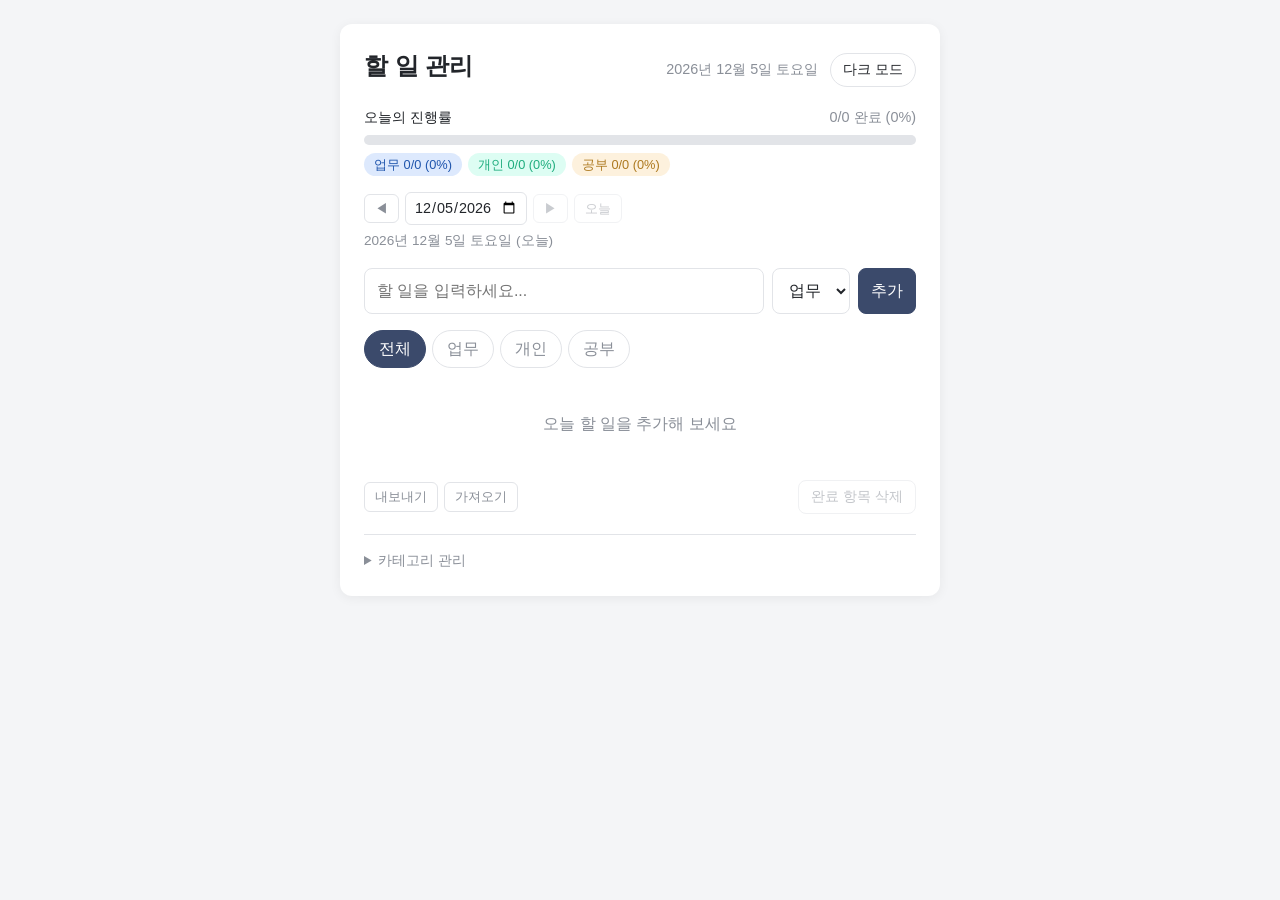
<file: index.html>
<!DOCTYPE html>
<html lang="ko">
<head>
  <meta charset="UTF-8">
  <meta name="viewport" content="width=device-width, initial-scale=1">
  <title>할 일 관리</title>
  <script>
    // 첫 화면이 깜빡이지 않도록 저장된 테마를 먼저 적용한다
    try {
      var t = localStorage.getItem('theme');
      if (t === 'dark' || t === 'light') document.documentElement.dataset.theme = t;
    } catch (e) {}
  </script>
  <link rel="stylesheet" href="style.css">
</head>
<body>
  <main class="app">
    <header class="app-header">
      <h1>할 일 관리</h1>
      <div class="header-right">
        <time id="today" class="today"></time>
        <button type="button" id="theme-toggle" class="theme-toggle" aria-pressed="false">다크 모드</button>
      </div>
    </header>

    <section class="progress" aria-label="진행률">
      <div class="progress-row">
        <span id="progress-title" class="progress-label">오늘의 진행률</span>
        <span id="progress-text" class="progress-text">0/0 완료 (0%)</span>
      </div>
      <div id="progress-bar" class="progress-bar" role="progressbar" aria-label="진행률" aria-valuemin="0" aria-valuemax="100" aria-valuenow="0"><div id="progress-fill" class="progress-fill"></div></div>
      <p id="progress-categories" class="progress-categories"></p>
    </section>

    <div class="date-nav">
      <button type="button" id="date-prev" class="small-btn" aria-label="이전 날짜">◀</button>
      <input type="date" id="date-input" aria-label="날짜 선택">
      <button type="button" id="date-next" class="small-btn" aria-label="다음 날짜">▶</button>
      <button type="button" id="date-today" class="small-btn">오늘</button>
      <span id="date-label" class="date-label" aria-live="polite"></span>
      <button type="button" id="carry-over" class="small-btn carry-over" hidden>미완료 항목 오늘로 가져오기</button>
    </div>

    <form id="todo-form" class="todo-form" autocomplete="off">
      <input id="todo-input" type="text" maxlength="100" placeholder="할 일을 입력하세요..." aria-label="할 일 입력">
      <select id="todo-category" aria-label="카테고리"></select>
      <button type="submit">추가</button>
    </form>

    <nav class="filters" aria-label="카테고리 필터">
      <div id="filter-list" class="filter-list"></div>
    </nav>

    <ul id="todo-list" class="todo-list"></ul>

    <p id="empty-message" class="empty-message">오늘 할 일을 추가해 보세요</p>

    <div class="list-footer">
      <div class="data-actions">
        <button type="button" id="export-btn" class="small-btn">내보내기</button>
        <button type="button" id="import-btn" class="small-btn">가져오기</button>
        <input type="file" id="import-file" accept="application/json,.json" hidden>
      </div>
      <button type="button" id="clear-done" class="clear-done" disabled>완료 항목 삭제</button>
    </div>

    <details id="category-manager" class="category-manager">
      <summary>카테고리 관리</summary>
      <ul id="category-list" class="category-list"></ul>
      <form id="category-form" class="category-form" autocomplete="off">
        <input id="new-category-name" type="text" maxlength="10" placeholder="새 카테고리 이름" aria-label="새 카테고리 이름">
        <select id="new-category-color" aria-label="카테고리 색상"></select>
        <button type="submit">추가</button>
      </form>
    </details>
  </main>

  <script src="app.js"></script>
</body>
</html>
</file>
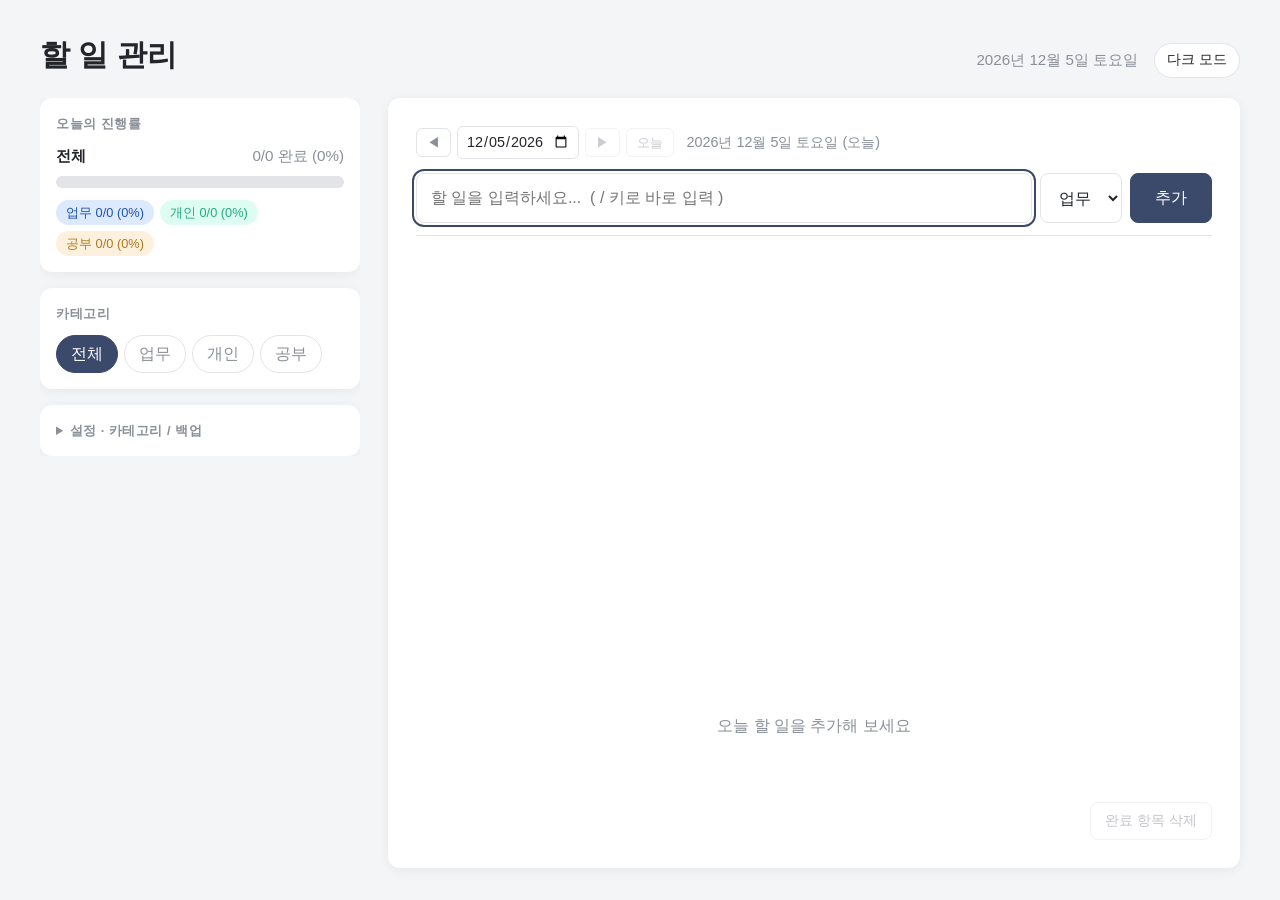
<file: web_version/index.html>
<!DOCTYPE html>
<html lang="ko">
<head>
  <meta charset="UTF-8">
  <meta name="viewport" content="width=device-width, initial-scale=1">
  <title>할 일 관리</title>
  <script>
    // 첫 화면이 깜빡이지 않도록 저장된 테마를 먼저 적용한다
    try {
      var t = localStorage.getItem('theme');
      if (t === 'dark' || t === 'light') document.documentElement.dataset.theme = t;
    } catch (e) {}
  </script>
  <link rel="stylesheet" href="style.css">
</head>
<body>
  <a href="#todo-input" class="skip-link">입력창으로 바로 가기</a>
  <div class="app">
    <header class="app-header">
      <h1>할 일 관리</h1>
      <div class="header-right">
        <time id="today" class="today"></time>
        <button type="button" id="theme-toggle" class="theme-toggle" aria-pressed="false">다크 모드</button>
      </div>
    </header>

    <!-- 본문(입력창·목록)을 소스 순서상 먼저 두어 Tab 키가 입력창에 빨리 닿게 한다.
         화면에서는 CSS order로 사이드바를 왼쪽/위쪽에 보여준다 -->
    <div class="layout">
      <main class="main card">
        <div class="date-nav">
          <button type="button" id="date-prev" class="small-btn" aria-label="이전 날짜">◀</button>
          <input type="date" id="date-input" aria-label="날짜 선택">
          <button type="button" id="date-next" class="small-btn" aria-label="다음 날짜">▶</button>
          <button type="button" id="date-today" class="small-btn">오늘</button>
          <span id="date-label" class="date-label" aria-live="polite"></span>
          <button type="button" id="carry-over" class="small-btn carry-over" hidden>미완료 항목 오늘로 가져오기</button>
        </div>

        <form id="todo-form" class="todo-form" autocomplete="off">
          <input id="todo-input" type="text" maxlength="100" placeholder="할 일을 입력하세요...  ( / 키로 바로 입력 )" data-placeholder-today="할 일을 입력하세요...  ( / 키로 바로 입력 )" aria-label="할 일 입력" aria-keyshortcuts="/" autofocus>
          <select id="todo-category" aria-label="카테고리"></select>
          <button type="submit">추가</button>
        </form>

        <ul id="todo-list" class="todo-list"></ul>

        <p id="empty-message" class="empty-message">오늘 할 일을 추가해 보세요</p>

        <div class="list-footer">
          <button type="button" id="clear-done" class="clear-done" disabled>완료 항목 삭제</button>
        </div>
      </main>

      <aside class="sidebar">
        <section class="progress card" aria-label="진행률">
          <h2 id="progress-title" class="section-title">오늘의 진행률</h2>
          <div class="progress-row">
            <span class="progress-label">전체</span>
            <span id="progress-text" class="progress-text">0/0 완료 (0%)</span>
          </div>
          <div id="progress-bar" class="progress-bar" role="progressbar" aria-label="진행률" aria-valuemin="0" aria-valuemax="100" aria-valuenow="0"><div id="progress-fill" class="progress-fill"></div></div>
          <p id="progress-categories" class="progress-categories"></p>
        </section>

        <nav class="filters card" aria-label="카테고리 필터">
          <h2 class="section-title">카테고리</h2>
          <div id="filter-list" class="filter-list"></div>
        </nav>

        <!-- 자주 안 쓰는 설정은 접어 두어 사이드바가 화면 높이를 넘지 않게 한다 -->
        <details id="category-manager" class="category-manager card">
          <summary>설정 · 카테고리 / 백업</summary>
          <h2 class="section-title sub-title">카테고리 관리</h2>
          <ul id="category-list" class="category-list"></ul>
          <form id="category-form" class="category-form" autocomplete="off">
            <input id="new-category-name" type="text" maxlength="10" placeholder="새 카테고리 이름" aria-label="새 카테고리 이름">
            <select id="new-category-color" aria-label="카테고리 색상"></select>
            <button type="submit">추가</button>
          </form>

          <div class="data-section">
            <h2 class="section-title sub-title">데이터 백업</h2>
            <div class="data-actions">
              <button type="button" id="export-btn" class="small-btn">내보내기</button>
              <button type="button" id="import-btn" class="small-btn">가져오기</button>
              <input type="file" id="import-file" accept="application/json,.json" hidden>
            </div>
          </div>
        </details>
      </aside>
    </div>
  </div>

  <script src="script.js"></script>
</body>
</html>
</file>
<file: style.css>
:root {
  --bg: #f4f5f7;
  --card: #ffffff;
  --text: #22252a;
  --muted: #8a8f98;
  --border: #e2e4e8;
  --primary: #3b4a6b;
  --hover: #fafbfc;
  --danger: #d33;
  --shadow: 0 2px 12px rgba(0, 0, 0, 0.06);

  /* 카테고리 색: 색상(--h)은 카테고리마다 다르고, 채도/명도는 테마마다 다르다 */
  --cat-fg-s: 70%;
  --cat-fg-l: 40%;
  --cat-bg-s: 90%;
  --cat-bg-l: 93%;
  color-scheme: light;
}

/* 다크 모드 색상. 저장된 선택(data-theme)이 없으면 OS 설정을 따른다 */
:root[data-theme="dark"] {
  --bg: #14161a;
  --card: #1e2128;
  --text: #e6e8eb;
  --muted: #9aa0aa;
  --border: #2f343d;
  --primary: #5b73a8;
  --hover: #252932;
  --danger: #ff6b6b;
  --shadow: 0 2px 12px rgba(0, 0, 0, 0.4);

  --cat-fg-s: 90%;
  --cat-fg-l: 72%;
  --cat-bg-s: 45%;
  --cat-bg-l: 20%;
  color-scheme: dark;
}
@media (prefers-color-scheme: dark) {
  :root:not([data-theme="light"]) {
    --bg: #14161a;
    --card: #1e2128;
    --text: #e6e8eb;
    --muted: #9aa0aa;
    --border: #2f343d;
    --primary: #5b73a8;
    --hover: #252932;
    --danger: #ff6b6b;
    --shadow: 0 2px 12px rgba(0, 0, 0, 0.4);

    --cat-fg-s: 90%;
    --cat-fg-l: 72%;
    --cat-bg-s: 45%;
    --cat-bg-l: 20%;
    color-scheme: dark;
  }
}

* { box-sizing: border-box; }
[hidden] { display: none !important; }

body {
  margin: 0;
  padding: 24px 16px;
  background: var(--bg);
  color: var(--text);
  font-family: -apple-system, "Segoe UI", "Malgun Gothic", "Apple SD Gothic Neo", sans-serif;
  line-height: 1.5;
}

.app {
  max-width: 600px;
  margin: 0 auto;
  padding: 24px;
  background: var(--card);
  border-radius: 12px;
  box-shadow: var(--shadow);
}

.app-header {
  display: flex;
  align-items: baseline;
  justify-content: space-between;
  gap: 8px 12px;
  flex-wrap: wrap;
  margin-bottom: 20px;
}
.app-header h1 { margin: 0; font-size: 1.5rem; }
.today { color: var(--muted); font-size: 0.9rem; }
.header-right { display: flex; align-items: center; gap: 12px; flex-wrap: wrap; }
.theme-toggle {
  font: inherit;
  font-size: 0.85rem;
  padding: 6px 12px;
  border: 1px solid var(--border);
  border-radius: 999px;
  background: var(--card);
  color: var(--text);
  cursor: pointer;
}
.theme-toggle:hover { border-color: var(--text); }

/* 카테고리 색 (배지, 진행률 칩) */
.badge,
.cat-chip {
  color: hsl(var(--h, 0) var(--cat-fg-s) var(--cat-fg-l));
  background: hsl(var(--h, 0) var(--cat-bg-s) var(--cat-bg-l));
}

/* 공통 작은 버튼 */
.small-btn,
.edit-btn,
.save-btn,
.cancel-btn,
.delete-btn,
.cat-rename,
.cat-delete {
  font: inherit;
  font-size: 0.8rem;
  padding: 4px 10px;
  border: 1px solid var(--border);
  border-radius: 6px;
  background: var(--card);
  color: var(--muted);
  cursor: pointer;
}
.small-btn:hover:not(:disabled),
.edit-btn:hover,
.cancel-btn:hover,
.cat-rename:hover { color: var(--text); border-color: var(--text); }
.delete-btn:hover,
.cat-delete:hover { color: var(--danger); border-color: var(--danger); }
.small-btn:disabled { opacity: 0.45; cursor: default; }
.save-btn { background: var(--primary); border-color: var(--primary); color: #fff; }

/* 진행률 */
.progress { margin-bottom: 16px; }
.progress-row { display: flex; justify-content: space-between; font-size: 0.9rem; margin-bottom: 6px; }
.progress-text { color: var(--muted); }
.progress-bar { height: 10px; background: var(--border); border-radius: 999px; overflow: hidden; }
.progress-fill { width: 0; height: 100%; background: var(--primary); transition: width 0.2s; }
.progress-categories { margin: 8px 0 0; display: flex; flex-wrap: wrap; gap: 6px; font-size: 0.8rem; }
.cat-chip { padding: 2px 10px; border-radius: 999px; }

/* 날짜 이동 */
.date-nav {
  display: flex;
  align-items: center;
  gap: 6px;
  flex-wrap: wrap;
  margin-bottom: 16px;
}
.date-nav input[type="date"] {
  font: inherit;
  font-size: 0.9rem;
  padding: 4px 8px;
  border: 1px solid var(--border);
  border-radius: 6px;
  background: var(--card);
  color: var(--text);
}
.date-label { flex-basis: 100%; color: var(--muted); font-size: 0.85rem; }
.carry-over { margin-left: auto; }

/* 입력 */
.todo-form { display: flex; gap: 8px; margin-bottom: 16px; }
.todo-form input,
.todo-form select,
.todo-form button {
  font: inherit;
  padding: 10px 12px;
  border: 1px solid var(--border);
  border-radius: 8px;
}
.todo-form input,
.todo-form select,
.edit-text,
.edit-category {
  background: var(--card);
  color: var(--text);
}
.todo-form input { flex: 1; min-width: 0; }
.todo-form button {
  background: var(--primary);
  border-color: var(--primary);
  color: #fff;
  cursor: pointer;
}

/* 필터 탭 */
.filters { margin-bottom: 12px; }
.filter-list { display: flex; flex-wrap: wrap; gap: 6px; }
.filter {
  font: inherit;
  padding: 6px 14px;
  border: 1px solid var(--border);
  border-radius: 999px;
  background: var(--card);
  color: var(--muted);
  cursor: pointer;
}
.filter:hover:not(.active) { color: var(--text); border-color: var(--text); }
.filter.active { background: var(--primary); border-color: var(--primary); color: #fff; }

/* 목록 */
.todo-list { list-style: none; margin: 0; padding: 0; }
.todo-list li {
  display: flex;
  align-items: center;
  gap: 8px;
  padding: 10px 4px;
  border-bottom: 1px solid var(--border);
}
.todo-list li:hover { background: var(--hover); }
.todo-list li.done .todo-text { text-decoration: line-through; color: var(--muted); }
.todo-list li.done .badge { opacity: 0.5; }
.todo-text { flex: 1; min-width: 0; overflow-wrap: anywhere; cursor: text; }
.todo-check { width: 18px; height: 18px; cursor: pointer; flex-shrink: 0; }

.badge { font-size: 0.75rem; padding: 2px 8px; border-radius: 999px; white-space: nowrap; }

/* 순서 변경 */
.drag-handle {
  font: inherit;
  font-size: 0.9rem;
  line-height: 1;
  padding: 6px 2px;
  border: 0;
  background: none;
  color: var(--muted);
  cursor: grab;
  letter-spacing: -2px;
  flex-shrink: 0;
}
.drag-handle:hover { color: var(--text); }
.todo-list li.dragging { opacity: 0.4; }
.todo-list li.drop-before { box-shadow: inset 0 3px 0 var(--primary); }
.todo-list li.drop-after { box-shadow: inset 0 -3px 0 var(--primary); }

.edit-text,
.edit-category {
  font: inherit;
  padding: 6px 8px;
  border: 1px solid var(--border);
  border-radius: 6px;
}
.edit-text { flex: 1; min-width: 0; }

.list-footer {
  display: flex;
  align-items: center;
  justify-content: space-between;
  gap: 8px;
  flex-wrap: wrap;
  margin-top: 12px;
}
.data-actions { display: flex; gap: 6px; }
.clear-done {
  font: inherit;
  font-size: 0.85rem;
  padding: 6px 12px;
  border: 1px solid var(--border);
  border-radius: 8px;
  background: var(--card);
  color: var(--muted);
  cursor: pointer;
}
.clear-done:hover:not(:disabled) { color: var(--danger); border-color: var(--danger); }
.clear-done:disabled { opacity: 0.5; cursor: default; }

.empty-message { text-align: center; color: var(--muted); padding: 32px 0; margin: 0; }

/* 카테고리 관리 */
.category-manager { margin-top: 20px; padding-top: 16px; border-top: 1px solid var(--border); }
.category-manager summary { cursor: pointer; font-size: 0.85rem; color: var(--muted); }
.category-manager[open] summary { margin-bottom: 12px; }
.category-list { list-style: none; margin: 0 0 12px; padding: 0; }
.category-list li {
  display: flex;
  align-items: center;
  gap: 6px;
  padding: 6px 0;
  border-bottom: 1px solid var(--border);
}
.spacer { flex: 1; }
.category-form { display: flex; gap: 6px; flex-wrap: wrap; }
.category-form input,
.category-form select,
.category-form button {
  font: inherit;
  font-size: 0.9rem;
  padding: 8px 10px;
  border: 1px solid var(--border);
  border-radius: 8px;
}
.category-form input { flex: 1 1 120px; min-width: 0; }
.category-form input,
.category-form select { background: var(--card); color: var(--text); }
.category-form button { background: var(--primary); border-color: var(--primary); color: #fff; cursor: pointer; }
.category-form button:disabled { opacity: 0.5; cursor: default; }

:focus-visible { outline: 2px solid var(--primary); outline-offset: 2px; }

@media (max-width: 480px) {
  .app { padding: 16px; }
  .todo-form { flex-wrap: wrap; }
  .todo-form input { flex-basis: 100%; }
  .todo-form select { flex: 1; }
  .todo-list li.editing { flex-wrap: wrap; }
  .edit-text { flex-basis: 100%; }
  .carry-over { margin-left: 0; }
}
</file>
<file: web_version/style.css>
:root {
  --bg: #f4f5f7;
  --card: #ffffff;
  --text: #22252a;
  --muted: #8a8f98;
  --border: #e2e4e8;
  --primary: #3b4a6b;
  --hover: #fafbfc;
  --danger: #d33;
  --shadow: 0 2px 12px rgba(0, 0, 0, 0.06);

  /* 카테고리 색: 색상(--h)은 카테고리마다 다르고, 채도/명도는 테마마다 다르다 */
  --cat-fg-s: 70%;
  --cat-fg-l: 40%;
  --cat-bg-s: 90%;
  --cat-bg-l: 93%;
  color-scheme: light;
}

/* 다크 모드 색상. 저장된 선택(data-theme)이 없으면 OS 설정을 따른다 */
:root[data-theme="dark"] {
  --bg: #14161a;
  --card: #1e2128;
  --text: #e6e8eb;
  --muted: #9aa0aa;
  --border: #2f343d;
  --primary: #5b73a8;
  --hover: #252932;
  --danger: #ff6b6b;
  --shadow: 0 2px 12px rgba(0, 0, 0, 0.4);

  --cat-fg-s: 90%;
  --cat-fg-l: 72%;
  --cat-bg-s: 45%;
  --cat-bg-l: 20%;
  color-scheme: dark;
}
@media (prefers-color-scheme: dark) {
  :root:not([data-theme="light"]) {
    --bg: #14161a;
    --card: #1e2128;
    --text: #e6e8eb;
    --muted: #9aa0aa;
    --border: #2f343d;
    --primary: #5b73a8;
    --hover: #252932;
    --danger: #ff6b6b;
    --shadow: 0 2px 12px rgba(0, 0, 0, 0.4);

    --cat-fg-s: 90%;
    --cat-fg-l: 72%;
    --cat-bg-s: 45%;
    --cat-bg-l: 20%;
    color-scheme: dark;
  }
}

* { box-sizing: border-box; }
[hidden] { display: none !important; }

html, body { min-height: 100%; }
/* 고정된 입력창에 포커스된 항목이 가려지지 않도록, 스크롤 이동 시 위쪽 여백을 남긴다 */
html { scroll-padding-top: 96px; }

body {
  margin: 0;
  background: var(--bg);
  color: var(--text);
  font-family: -apple-system, "Segoe UI", "Malgun Gothic", "Apple SD Gothic Neo", sans-serif;
  line-height: 1.5;
}

/* 전체 화면 레이아웃: 화면 가득 사용, 아주 넓은 모니터에서만 최대 폭 제한 */
.app {
  width: 100%;
  max-width: 1600px;
  min-height: 100vh;
  margin: 0 auto;
  padding: 24px 16px;
  display: flex;
  flex-direction: column;
  gap: 20px;
}

.app-header {
  display: flex;
  align-items: baseline;
  justify-content: space-between;
  gap: 12px;
  flex-wrap: wrap;
}
.app-header h1 { margin: 0; font-size: 1.6rem; }
.today { color: var(--muted); font-size: 0.95rem; }
.header-right { display: flex; align-items: center; gap: 16px; flex-wrap: wrap; }
.theme-toggle {
  font: inherit;
  font-size: 0.85rem;
  padding: 6px 12px;
  border: 1px solid var(--border);
  border-radius: 999px;
  background: var(--card);
  color: var(--text);
  cursor: pointer;
}
.theme-toggle:hover { border-color: var(--text); }

.card {
  background: var(--card);
  border-radius: 12px;
  box-shadow: var(--shadow);
  padding: 20px;
}

/* 모바일: 세로 한 열 / 데스크톱: 왼쪽 사이드바 + 오른쪽 목록 */
.layout {
  flex: 1;
  display: flex;
  flex-direction: column;
  gap: 20px;
  min-height: 0;
}
/* 소스에서는 본문이 먼저지만(키보드 Tab 순서), 화면에서는 사이드바가 먼저(왼쪽/위) 보인다 */
.sidebar { order: -1; display: flex; flex-direction: column; gap: 16px; }
.sidebar .card { padding: 16px; }
.main { flex: 1; min-width: 0; display: flex; flex-direction: column; }

.section-title {
  margin: 0 0 12px;
  font-size: 0.8rem;
  font-weight: 600;
  letter-spacing: 0.04em;
  color: var(--muted);
}

/* 카테고리 색 (배지, 진행률 칩) */
.badge,
.cat-chip {
  color: hsl(var(--h, 0) var(--cat-fg-s) var(--cat-fg-l));
  background: hsl(var(--h, 0) var(--cat-bg-s) var(--cat-bg-l));
}

/* 공통 작은 버튼 */
.small-btn,
.edit-btn,
.save-btn,
.cancel-btn,
.delete-btn,
.cat-rename,
.cat-delete {
  font: inherit;
  font-size: 0.8rem;
  padding: 4px 10px;
  border: 1px solid var(--border);
  border-radius: 6px;
  background: var(--card);
  color: var(--muted);
  cursor: pointer;
}
.small-btn:hover:not(:disabled),
.edit-btn:hover,
.cancel-btn:hover,
.cat-rename:hover { color: var(--text); border-color: var(--text); }
.delete-btn:hover,
.cat-delete:hover { color: var(--danger); border-color: var(--danger); }
.small-btn:disabled { opacity: 0.45; cursor: default; }
.save-btn { background: var(--primary); border-color: var(--primary); color: #fff; }

/* 진행률 */
.progress-row { display: flex; justify-content: space-between; font-size: 0.95rem; margin-bottom: 8px; }
.progress-label { font-weight: 600; }
.progress-text { color: var(--muted); }
.progress-bar { height: 12px; background: var(--border); border-radius: 999px; overflow: hidden; }
.progress-fill { width: 0; height: 100%; background: var(--primary); transition: width 0.2s; }

/* 카테고리별 진행률: 알약 모양으로 줄바꿈해서 세로 공간을 아낀다 */
.progress-categories {
  margin: 12px 0 0;
  display: flex;
  flex-wrap: wrap;
  gap: 6px;
  font-size: 0.8rem;
}
.cat-chip {
  padding: 3px 10px;
  border-radius: 999px;
}

/* 필터 탭 */
.filter-list { display: flex; flex-wrap: wrap; gap: 6px; }
.filter {
  font: inherit;
  padding: 6px 14px;
  border: 1px solid var(--border);
  border-radius: 999px;
  background: var(--card);
  color: var(--muted);
  cursor: pointer;
}
.filter:hover:not(.active) { color: var(--text); border-color: var(--text); }
.filter.active { background: var(--primary); border-color: var(--primary); color: #fff; }

/* 카테고리 관리 */
.category-manager summary {
  cursor: pointer;
  font-size: 0.8rem;
  font-weight: 600;
  letter-spacing: 0.04em;
  color: var(--muted);
}
.category-manager[open] summary { margin-bottom: 12px; }
.category-list { list-style: none; margin: 0 0 12px; padding: 0; }
.category-list li {
  display: flex;
  align-items: center;
  gap: 6px;
  padding: 6px 0;
  border-bottom: 1px solid var(--border);
}
.spacer { flex: 1; }
.category-form { display: flex; gap: 6px; flex-wrap: wrap; }
.category-form input,
.category-form select,
.category-form button {
  font: inherit;
  font-size: 0.9rem;
  padding: 8px 10px;
  border: 1px solid var(--border);
  border-radius: 8px;
}
.category-form input { flex: 1 1 120px; min-width: 0; }
.category-form input,
.category-form select { background: var(--card); color: var(--text); }
.category-form button { background: var(--primary); border-color: var(--primary); color: #fff; cursor: pointer; }
.category-form button:disabled { opacity: 0.5; cursor: default; }

.category-manager .sub-title { margin: 0 0 8px; }
.data-section { margin-top: 16px; padding-top: 12px; border-top: 1px solid var(--border); }
.data-actions { display: flex; gap: 8px; flex-wrap: wrap; }
.data-actions .small-btn { padding: 8px 14px; font-size: 0.85rem; }

/* 날짜 이동 */
.date-nav {
  display: flex;
  align-items: center;
  gap: 6px;
  flex-wrap: wrap;
  margin-bottom: 14px;
}
.date-nav input[type="date"] {
  font: inherit;
  font-size: 0.9rem;
  padding: 4px 8px;
  border: 1px solid var(--border);
  border-radius: 6px;
  background: var(--card);
  color: var(--text);
}
.date-label { color: var(--muted); font-size: 0.9rem; margin-left: 6px; }
.carry-over { margin-left: auto; }

/* 입력 */
/* 목록이 길어져 스크롤해도 입력창이 화면 위에 남는다 */
.todo-form {
  display: flex;
  gap: 8px;
  margin-bottom: 8px;
  padding-bottom: 12px;
  position: sticky;
  top: 0;
  z-index: 5;
  background: var(--card);
  border-bottom: 1px solid var(--border);
}
.todo-form input,
.todo-form select,
.todo-form button {
  font: inherit;
  padding: 12px 14px;
  border: 1px solid var(--border);
  border-radius: 8px;
}
.todo-form input,
.todo-form select,
.edit-text,
.edit-category {
  background: var(--card);
  color: var(--text);
}
.todo-form input { flex: 1; min-width: 0; }
.todo-form button {
  background: var(--primary);
  border-color: var(--primary);
  color: #fff;
  cursor: pointer;
  padding-inline: 24px;
}

/* 목록 */
.todo-list { list-style: none; margin: 0; padding: 0; flex: 1; }
.todo-list li {
  display: flex;
  align-items: center;
  gap: 12px;
  padding: 12px 8px;
  border-bottom: 1px solid var(--border);
}
.todo-list li:hover { background: var(--hover); }
.todo-list li.done .todo-text { text-decoration: line-through; color: var(--muted); }
.todo-list li.done .badge { opacity: 0.5; }
.todo-text { flex: 1; min-width: 0; overflow-wrap: anywhere; cursor: text; }
.todo-check { width: 18px; height: 18px; cursor: pointer; flex-shrink: 0; }

.badge { font-size: 0.75rem; padding: 2px 10px; border-radius: 999px; white-space: nowrap; }

/* 순서 변경 */
.drag-handle {
  font: inherit;
  font-size: 1.1rem;
  line-height: 1;
  min-width: 28px;
  min-height: 36px;
  padding: 0 4px;
  border: 0;
  border-radius: 6px;
  background: none;
  color: var(--muted);
  cursor: grab;
  letter-spacing: -3px;
  flex-shrink: 0;
}
.drag-handle:hover { color: var(--text); background: var(--border); }
.drag-handle:active { cursor: grabbing; }
.todo-list li.dragging { opacity: 0.4; }
.todo-list li.drop-before { box-shadow: inset 0 3px 0 var(--primary); }
.todo-list li.drop-after { box-shadow: inset 0 -3px 0 var(--primary); }

.edit-text,
.edit-category {
  font: inherit;
  padding: 6px 8px;
  border: 1px solid var(--border);
  border-radius: 6px;
}
.edit-text { flex: 1; min-width: 0; }

.list-footer { display: flex; justify-content: flex-end; margin-top: 16px; }
.clear-done {
  font: inherit;
  font-size: 0.85rem;
  padding: 8px 14px;
  border: 1px solid var(--border);
  border-radius: 8px;
  background: var(--card);
  color: var(--muted);
  cursor: pointer;
}
.clear-done:hover:not(:disabled) { color: var(--danger); border-color: var(--danger); }
.clear-done:disabled { opacity: 0.5; cursor: default; }

.empty-message { text-align: center; color: var(--muted); padding: 48px 0; margin: 0; }

:focus-visible { outline: 2px solid var(--primary); outline-offset: 2px; }

/* 키보드 사용자용: 첫 Tab에서만 나타나는 바로 가기 링크 */
.skip-link {
  position: absolute;
  left: 16px;
  top: -60px;
  z-index: 20;
  padding: 8px 14px;
  border-radius: 8px;
  background: var(--primary);
  color: #fff;
  text-decoration: none;
  font-size: 0.9rem;
}
.skip-link:focus { top: 12px; }

/* 태블릿 이상: 사이드바 + 본문 2단 */
@media (min-width: 900px) {
  .app { padding: 32px 40px; }
  .app-header h1 { font-size: 1.9rem; }
  .layout { flex-direction: row; align-items: stretch; gap: 28px; }
  .sidebar { width: 320px; flex-shrink: 0; position: sticky; top: 32px; align-self: flex-start; max-height: calc(100vh - 64px); overflow-y: auto; }
  /* 설정을 펼치면 사이드바가 길어지므로, 안쪽 스크롤 대신 페이지와 함께 스크롤한다 */
  .sidebar:has(details[open]) { position: static; max-height: none; overflow: visible; }
  .main { padding: 28px; }
  .todo-list li { padding: 14px 10px; }
}

/* 큰 모니터 */
@media (min-width: 1400px) {
  .app { padding: 40px 64px; }
  .sidebar { width: 360px; }
  .todo-form input, .todo-form select, .todo-form button { font-size: 1.05rem; }
  .todo-text { font-size: 1.05rem; }
}

/* 모바일 */
@media (max-width: 480px) {
  .card { padding: 16px; }
  .todo-form { flex-wrap: wrap; }
  .todo-form input { flex-basis: 100%; }
  .todo-form select { flex: 1; }
  .todo-list li { gap: 8px; }
  .todo-list li.editing { flex-wrap: wrap; }
  .edit-text { flex-basis: 100%; }
  .carry-over { margin-left: 0; }
}
</file>
